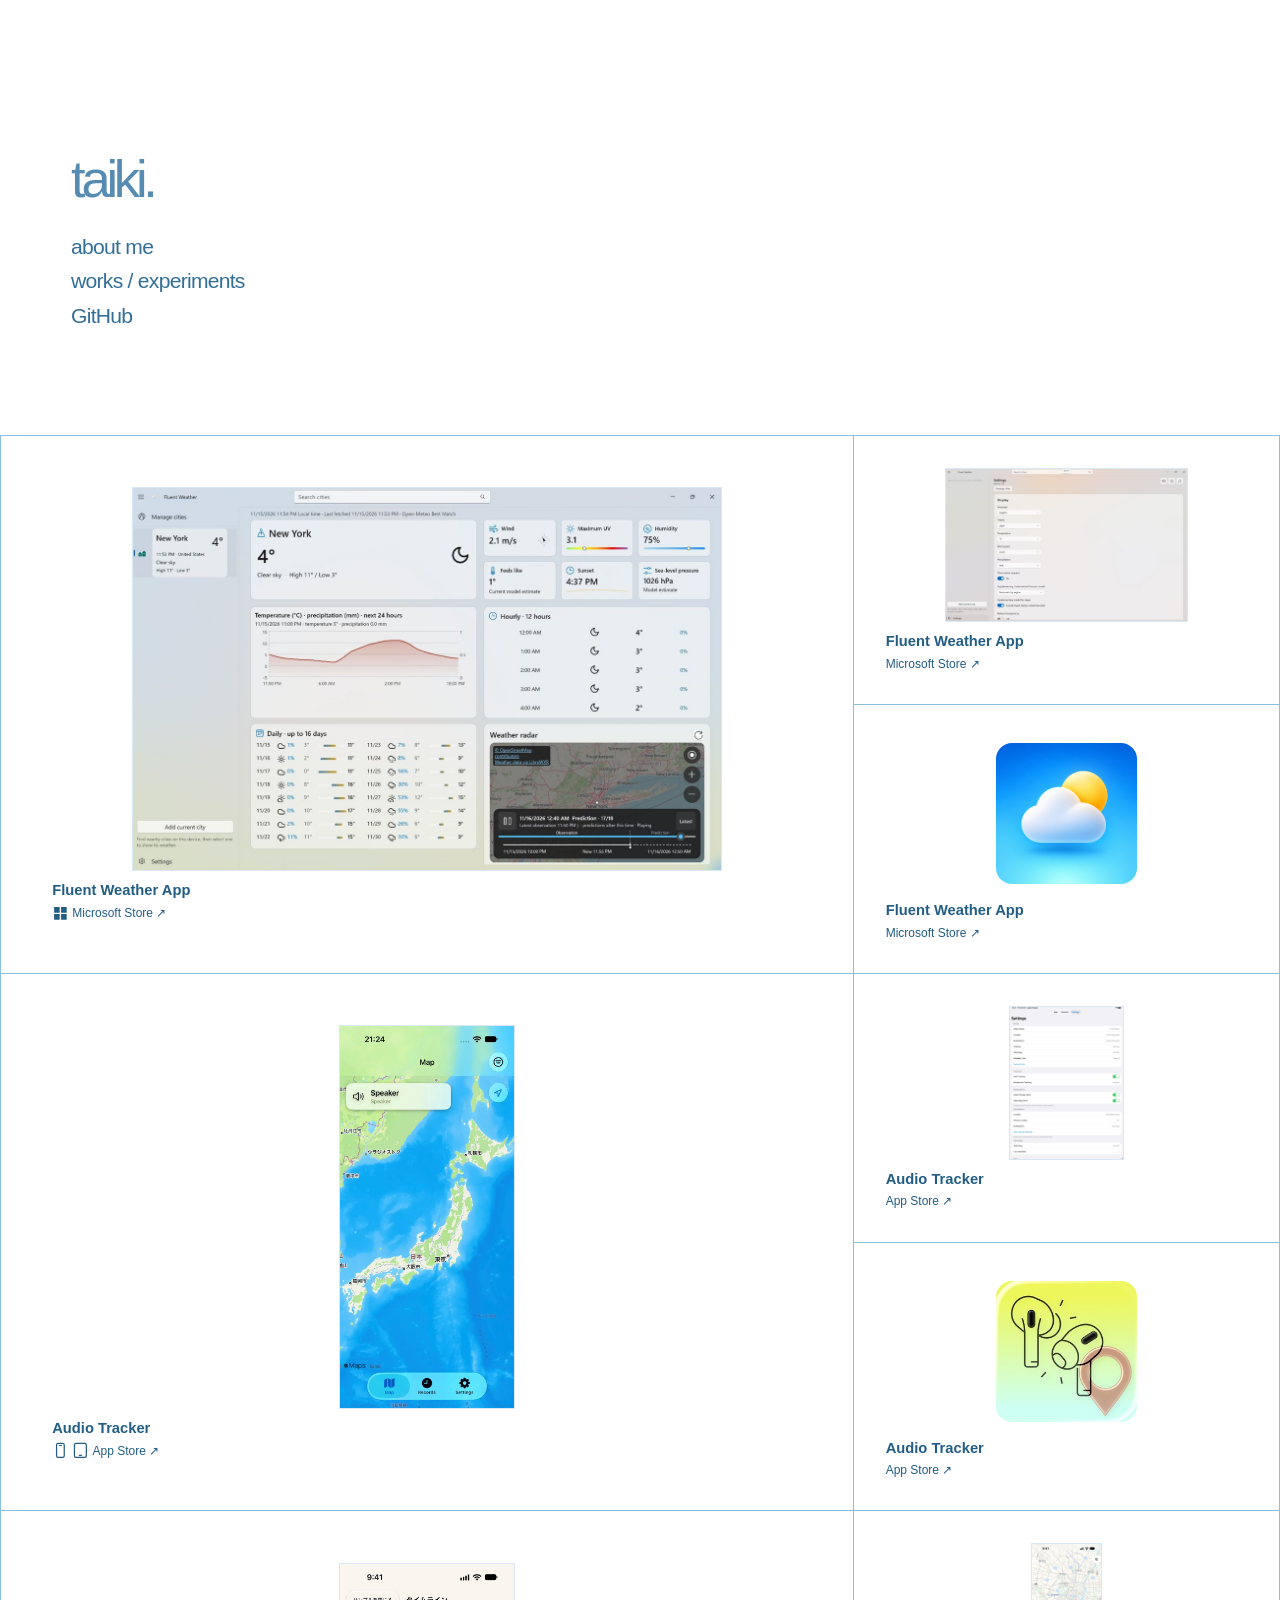
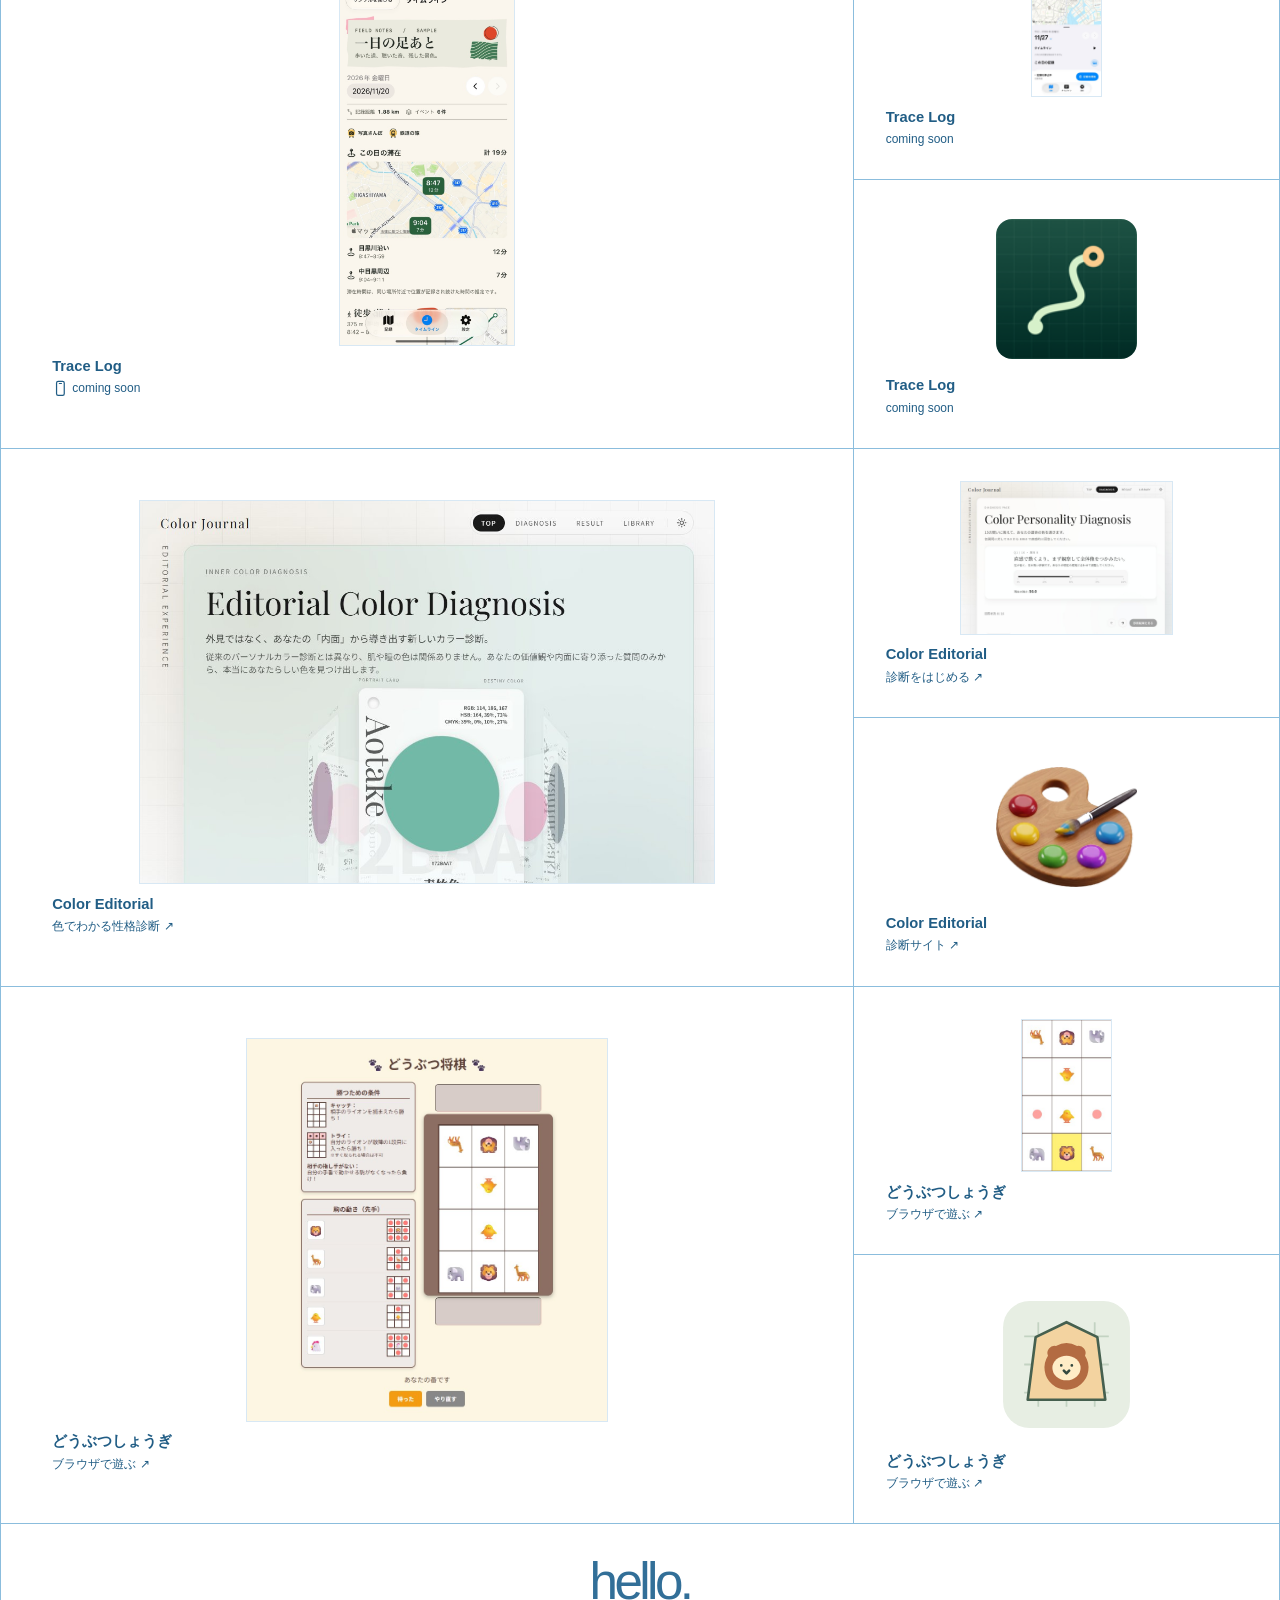
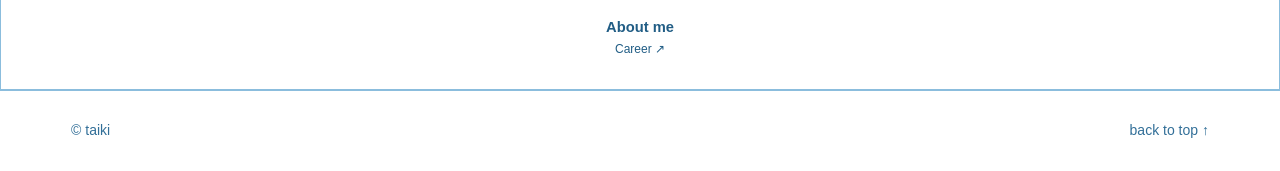
<file: index.html>
<!doctype html>
<html lang="ja">
<head>
<meta charset="utf-8">
<meta name="viewport" content="width=device-width, initial-scale=1">
<meta name="description" content="taiki — a collection of personal projects.">
<meta name="theme-color" content="#ffffff">
<title>taiki — personal portfolio</title>
<link rel="stylesheet" href="./styles.css">
<script src="./tile-motion.js" defer></script>
</head>
<body>
  <a class="skip" href="#works">作品一覧へ移動</a>
  <header class="identity" id="top">
    <div class="identity-inner">
      <h1 class="wordmark"><a href="#top" lang="en">taiki.</a></h1>
      <nav class="nav" aria-label="メインナビゲーション">
        <a href="./about.html" lang="en">about me</a>
        <a href="#works" lang="en">works / experiments</a>
        <a href="https://github.com/O-kagami" lang="en">GitHub</a>
      </nav>
    </div>
  </header>

  <main id="works" tabindex="-1">
    <svg class="icon-library" width="0" height="0" aria-hidden="true">
      <symbol id="icon-windows" viewBox="0 0 24 24">
        <path fill="currentColor" d="M3 3h8v8H3zm10 0h8v8h-8zM3 13h8v8H3zm10 0h8v8h-8z"/>
      </symbol>
      <symbol id="icon-iphone" viewBox="0 0 24 24" fill="none" stroke="currentColor" stroke-width="1.75" stroke-linecap="round">
        <rect x="6.5" y="2" width="11" height="20" rx="2.25"/>
        <path d="M10.5 5h3"/>
      </symbol>
      <symbol id="icon-ipad" viewBox="0 0 24 24" fill="none" stroke="currentColor" stroke-width="1.75" stroke-linecap="round">
        <rect x="3.5" y="2" width="17" height="20" rx="2.25"/>
        <path d="M10.5 19h3"/>
      </symbol>
    </svg>

    <section class="wall" aria-label="作品ギャラリー">
      <div class="project-tiles" id="weather" role="group" aria-label="Fluent Weather App">
        <div class="tile tile--large">
          <a class="tile-face" href="https://apps.microsoft.com/detail/9mz2vc02xdx9?hl=ja-JP&amp;gl=JP">
            <span class="tile-media">
              <img class="tile-art" src="./assets/fluent-weather.jpg" width="1200" height="780"
                   alt="天気予報、気温の推移、雨雲レーダーを表示する画面">
            </span>
            <span class="tile-label" lang="en">
              <strong>Fluent Weather App</strong>
              <span class="tile-meta">
                <svg role="img" aria-label="Windows"><use href="#icon-windows"/></svg>
                Microsoft Store <span aria-hidden="true">↗</span>
              </span>
            </span>
          </a>
        </div>
        <div class="tile">
          <a class="tile-face" href="https://apps.microsoft.com/detail/9mz2vc02xdx9?hl=ja-JP&amp;gl=JP">
            <span class="tile-media">
              <img class="tile-art" src="./assets/fluent-weather-settings.jpg" width="1000" height="633" loading="lazy"
                   alt="表示言語やテーマ、天気の単位を選べる設定画面">
            </span>
            <span class="tile-label" lang="en">
              <strong>Fluent Weather App</strong><span class="tile-meta">Microsoft Store <span aria-hidden="true">↗</span></span>
            </span>
          </a>
        </div>
        <div class="tile tile--mark">
          <a class="tile-face" href="https://apps.microsoft.com/detail/9mz2vc02xdx9?hl=ja-JP&amp;gl=JP">
            <span class="tile-media">
              <img class="tile-art" src="./assets/fluent-weather-icon.png" width="300" height="300" alt="Fluent Weather Appのアイコン" loading="lazy">
            </span>
            <span class="tile-label" lang="en">
              <strong>Fluent Weather App</strong><span class="tile-meta">Microsoft Store <span aria-hidden="true">↗</span></span>
            </span>
          </a>
        </div>
      </div>

      <div class="project-tiles" id="audio" role="group" aria-label="Audio Tracker">
        <div class="tile tile--large">
          <a class="tile-face" href="https://apps.apple.com/jp/app/audio-tracker/id6833750273">
            <span class="tile-media">
              <img class="tile-art" src="./assets/audio-tracker.webp" width="640" height="1391" loading="lazy"
                   alt="iPhoneで地図と現在の音声出力先を表示する画面">
            </span>
            <span class="tile-label" lang="en">
              <strong>Audio Tracker</strong>
              <span class="tile-meta">
                <svg role="img" aria-label="iPhone"><use href="#icon-iphone"/></svg>
                <svg role="img" aria-label="iPad"><use href="#icon-ipad"/></svg>
                App Store <span aria-hidden="true">↗</span>
              </span>
            </span>
          </a>
        </div>
        <div class="tile">
          <a class="tile-face" href="https://apps.apple.com/jp/app/audio-tracker/id6833750273">
            <span class="tile-media">
              <img class="tile-art" src="./assets/audio-tracker-ipad.webp" width="960" height="1280" loading="lazy"
                   alt="iPadで自動記録、通知、権限を確認する設定画面">
            </span>
            <span class="tile-label" lang="en">
              <strong>Audio Tracker</strong><span class="tile-meta">App Store <span aria-hidden="true">↗</span></span>
            </span>
          </a>
        </div>
        <div class="tile tile--mark">
          <a class="tile-face" href="https://apps.apple.com/jp/app/audio-tracker/id6833750273">
            <span class="tile-media">
              <img class="tile-art" src="./assets/audio-tracker-icon.jpg" width="256" height="256" alt="Audio Trackerのアイコン" loading="lazy">
            </span>
            <span class="tile-label" lang="en">
              <strong>Audio Tracker</strong><span class="tile-meta">App Store <span aria-hidden="true">↗</span></span>
            </span>
          </a>
        </div>
      </div>

      <div class="project-tiles" id="trace" role="group" aria-label="Trace Log">
        <div class="tile tile--large">
          <div class="tile-face">
            <span class="tile-media">
              <img class="tile-art" src="./assets/trace-log.jpg" width="640" height="1391" loading="lazy"
                   alt="移動や滞在を地図と一覧で振り返るサンプルタイムライン">
            </span>
            <span class="tile-label" lang="en">
              <strong>Trace Log</strong>
              <span class="tile-meta">
                <svg role="img" aria-label="iPhone"><use href="#icon-iphone"/></svg>
                coming soon
              </span>
            </span>
          </div>
        </div>
        <div class="tile">
          <div class="tile-face">
            <span class="tile-media">
              <img class="tile-art" src="./assets/trace-log-record.jpg" width="640" height="1391" loading="lazy"
                   alt="移動の記録を始める画面">
            </span>
            <span class="tile-label" lang="en"><strong>Trace Log</strong><span class="tile-meta">coming soon</span></span>
          </div>
        </div>
        <div class="tile tile--mark">
          <div class="tile-face">
            <span class="tile-media">
              <img class="tile-art" src="./assets/trace-log-icon.png" width="120" height="120" alt="Trace Logのアイコン" loading="lazy">
            </span>
            <span class="tile-label" lang="en"><strong>Trace Log</strong><span class="tile-meta">coming soon</span></span>
          </div>
        </div>
      </div>

      <div class="project-tiles" id="color" role="group" aria-label="Color Editorial">
        <div class="tile tile--large">
          <a class="tile-face" href="https://my-color-app-inky.vercel.app/">
            <span class="tile-media">
              <img class="tile-art" src="./assets/color-editorial.jpg" width="1080" height="720" loading="lazy"
                   alt="さまざまな色のカードが並ぶ性格診断サイトのトップ画面">
            </span>
            <span class="tile-label">
              <strong lang="en">Color Editorial</strong><span class="tile-meta">色でわかる性格診断 <span aria-hidden="true">↗</span></span>
            </span>
          </a>
        </div>
        <div class="tile">
          <a class="tile-face" href="https://my-color-app-inky.vercel.app/diagnosis">
            <span class="tile-media">
              <img class="tile-art" src="./assets/color-diagnosis.jpg" width="1080" height="780" loading="lazy"
                   alt="質問ごとにスライダーで回答を選ぶ色の性格診断画面">
            </span>
            <span class="tile-label">
              <strong lang="en">Color Editorial</strong><span class="tile-meta">診断をはじめる <span aria-hidden="true">↗</span></span>
            </span>
          </a>
        </div>
        <div class="tile tile--mark">
          <a class="tile-face" href="https://my-color-app-inky.vercel.app/">
            <span class="tile-media">
              <img class="tile-art" src="./assets/color-editorial-icon.webp" width="288" height="245" alt="絵の具のパレットのアイコン" loading="lazy">
            </span>
            <span class="tile-label">
              <strong lang="en">Color Editorial</strong><span class="tile-meta">診断サイト <span aria-hidden="true">↗</span></span>
            </span>
          </a>
        </div>
      </div>

      <div class="project-tiles" id="dobutsu" role="group" aria-label="どうぶつしょうぎ">
        <div class="tile tile--large">
          <a class="tile-face" href="https://dobutsushogi.onrender.com/">
            <span class="tile-media">
              <img class="tile-art" src="./assets/dobutsu-board.jpg" width="880" height="935" loading="lazy"
                   alt="ブラウザ版どうぶつしょうぎの初期盤面と、勝利条件・駒の動きの説明">
            </span>
            <span class="tile-label">
              <strong>どうぶつしょうぎ</strong><span class="tile-meta">ブラウザで遊ぶ <span aria-hidden="true">↗</span></span>
            </span>
          </a>
        </div>
        <div class="tile">
          <a class="tile-face" href="https://dobutsushogi.onrender.com/">
            <span class="tile-media">
              <img class="tile-art" src="./assets/dobutsu-selection.jpg" width="244" height="412" loading="lazy"
                   alt="ライオンの駒を選択し、移動できるマスが表示された盤面">
            </span>
            <span class="tile-label">
              <strong>どうぶつしょうぎ</strong><span class="tile-meta">ブラウザで遊ぶ <span aria-hidden="true">↗</span></span>
            </span>
          </a>
        </div>
        <div class="tile tile--mark">
          <a class="tile-face" href="https://dobutsushogi.onrender.com/">
            <span class="tile-media">
              <img class="tile-art" src="./assets/dobutsu-mark.svg" width="160" height="160" alt="ライオンの駒をモチーフにしたマーク" loading="lazy">
            </span>
            <span class="tile-label">
              <strong>どうぶつしょうぎ</strong><span class="tile-meta">ブラウザで遊ぶ <span aria-hidden="true">↗</span></span>
            </span>
          </a>
        </div>
      </div>

      <div class="tile tile--about">
        <a class="tile-face" href="./about.html" lang="en">
          <span class="word-art" aria-hidden="true">hello.</span>
          <span class="tile-label"><strong>About me</strong><span class="tile-meta">Career <span aria-hidden="true">↗</span></span></span>
        </a>
      </div>
    </section>
  </main>
  <footer><span lang="en">© taiki</span><a href="#top" lang="en">back to top ↑</a></footer>
</body>
</html>
</file>
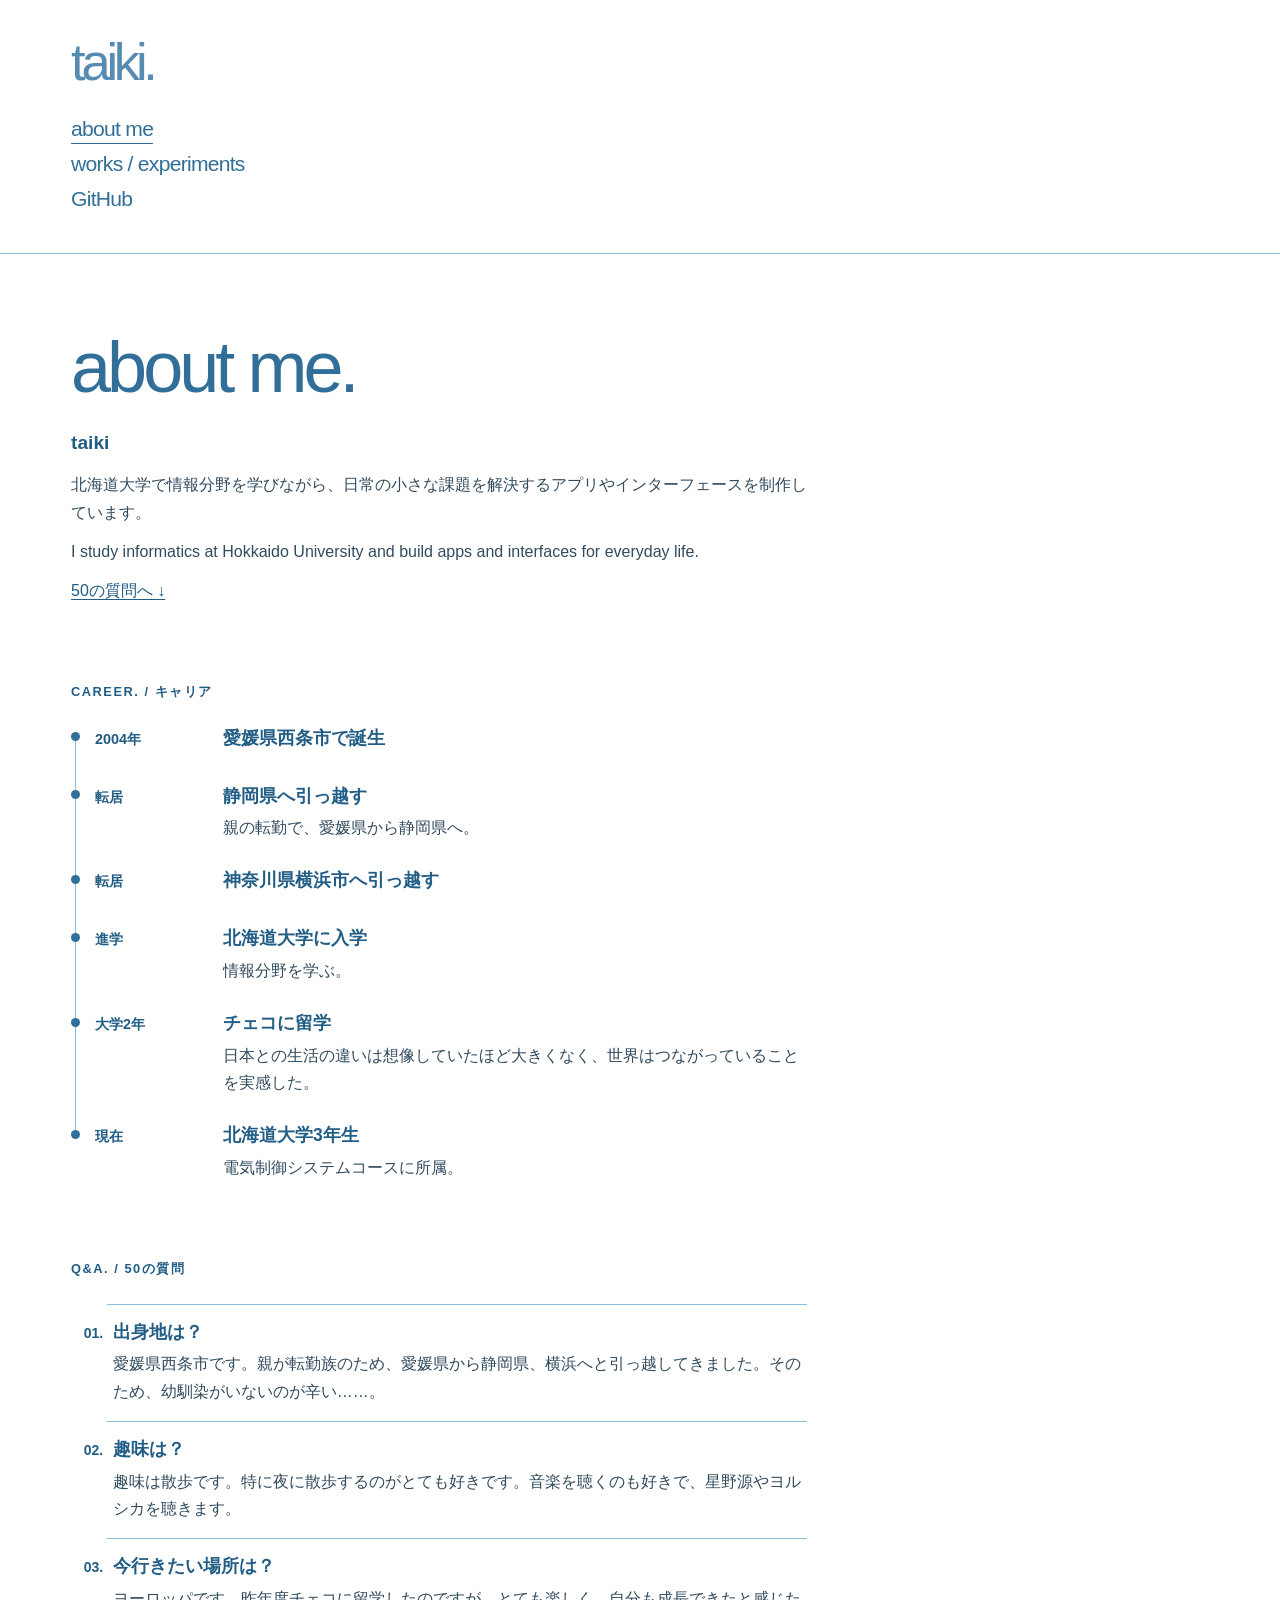
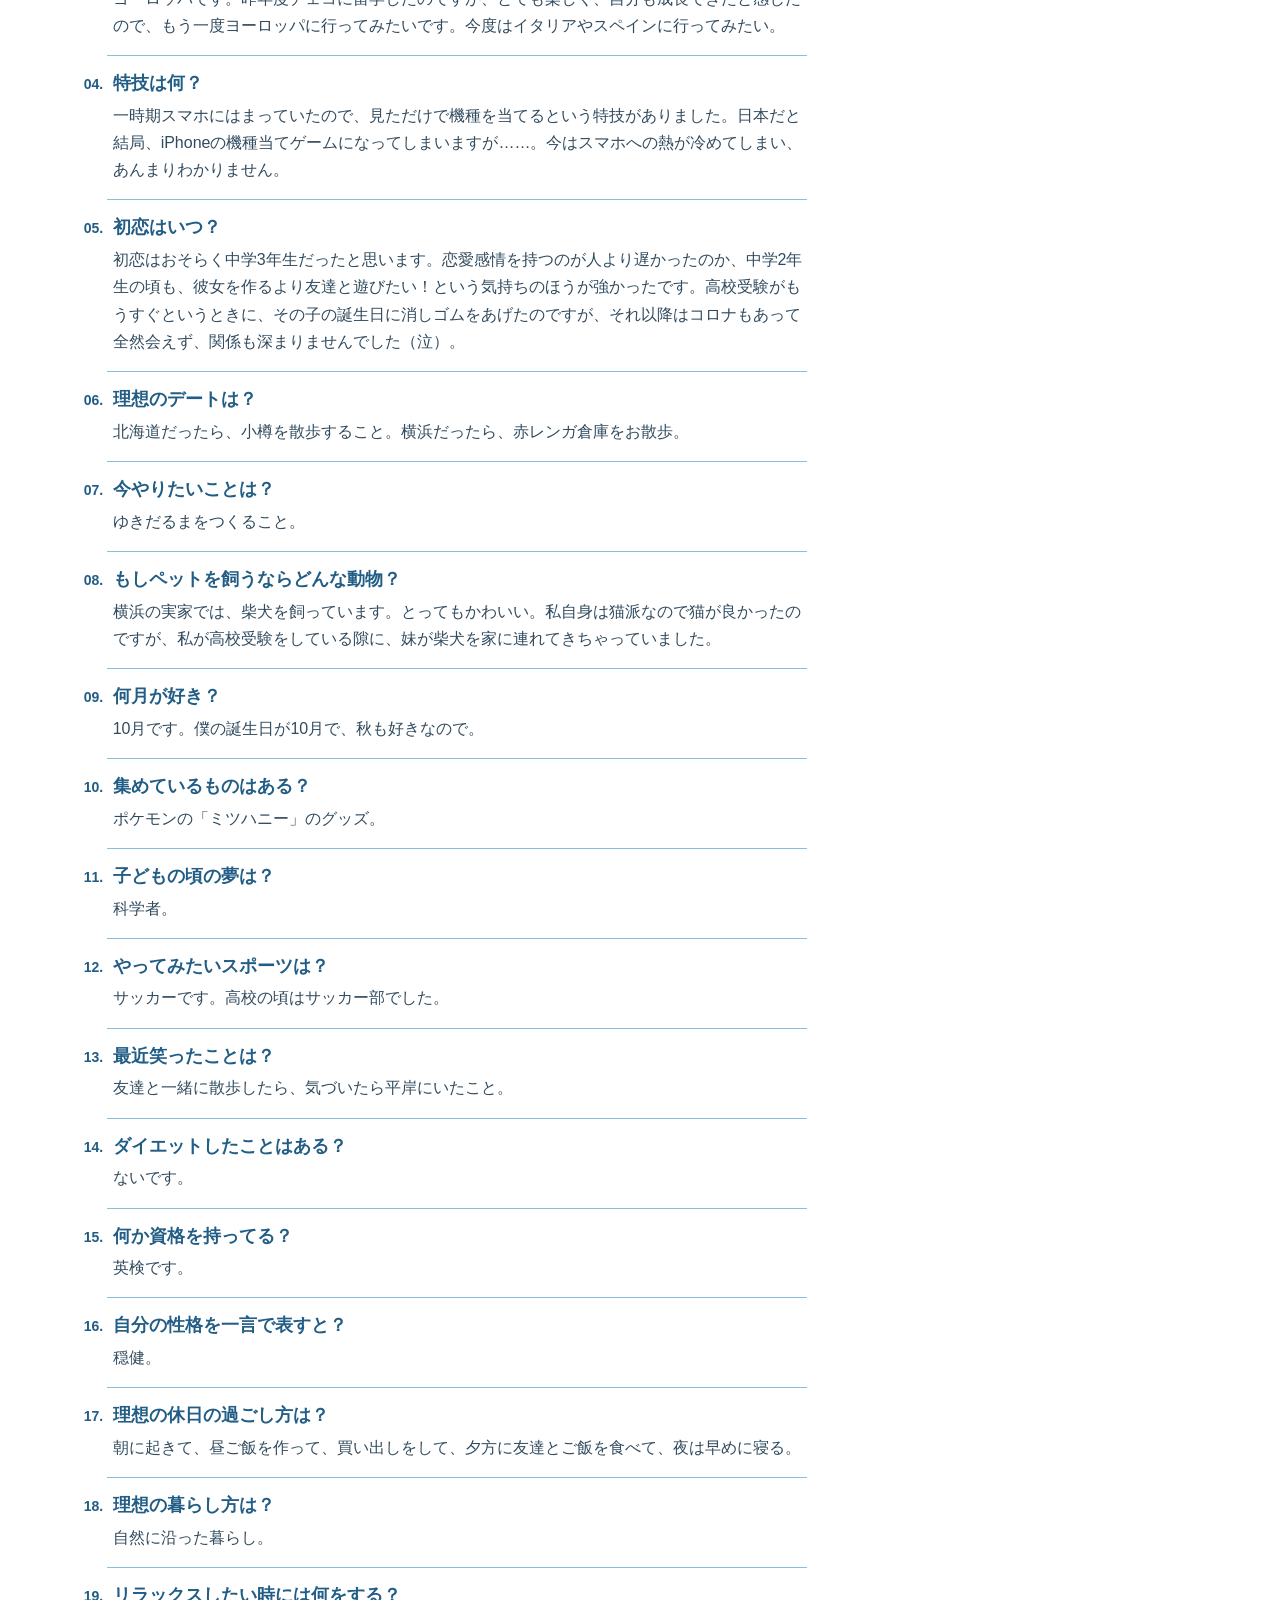
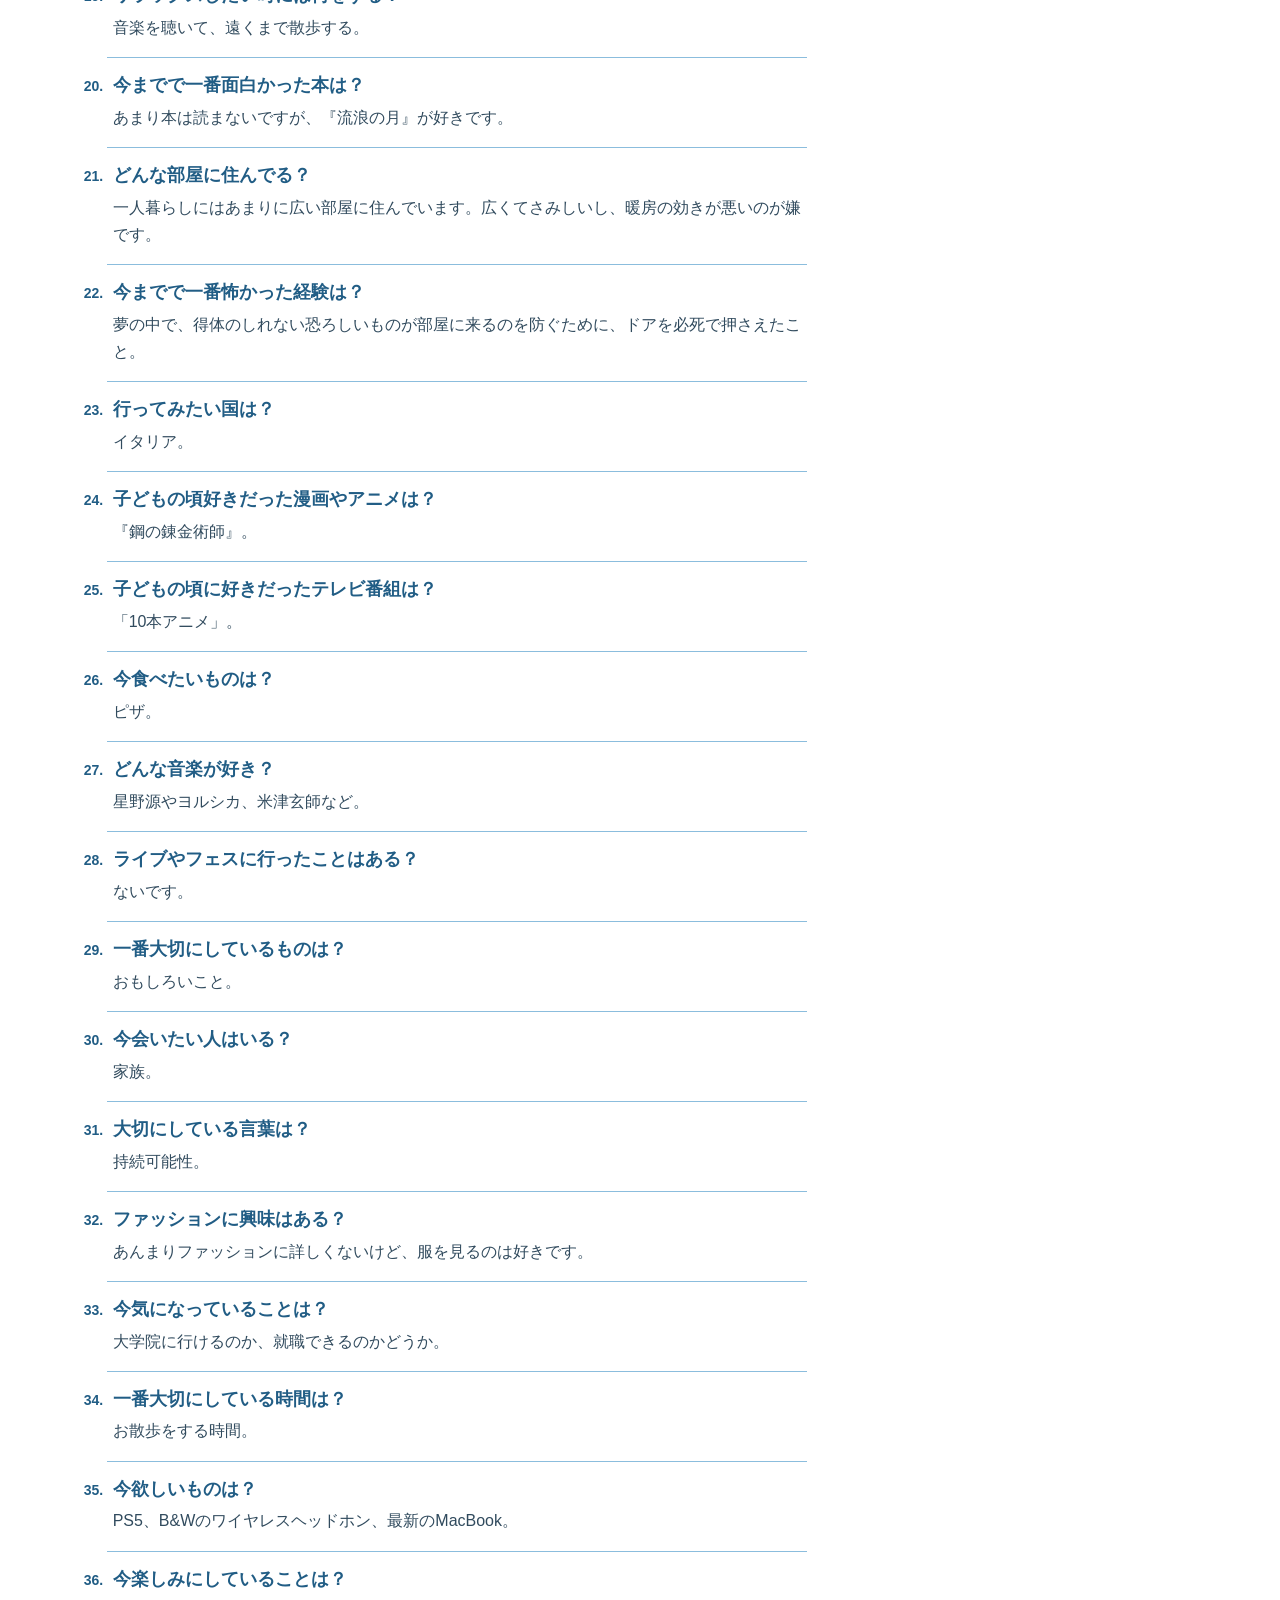
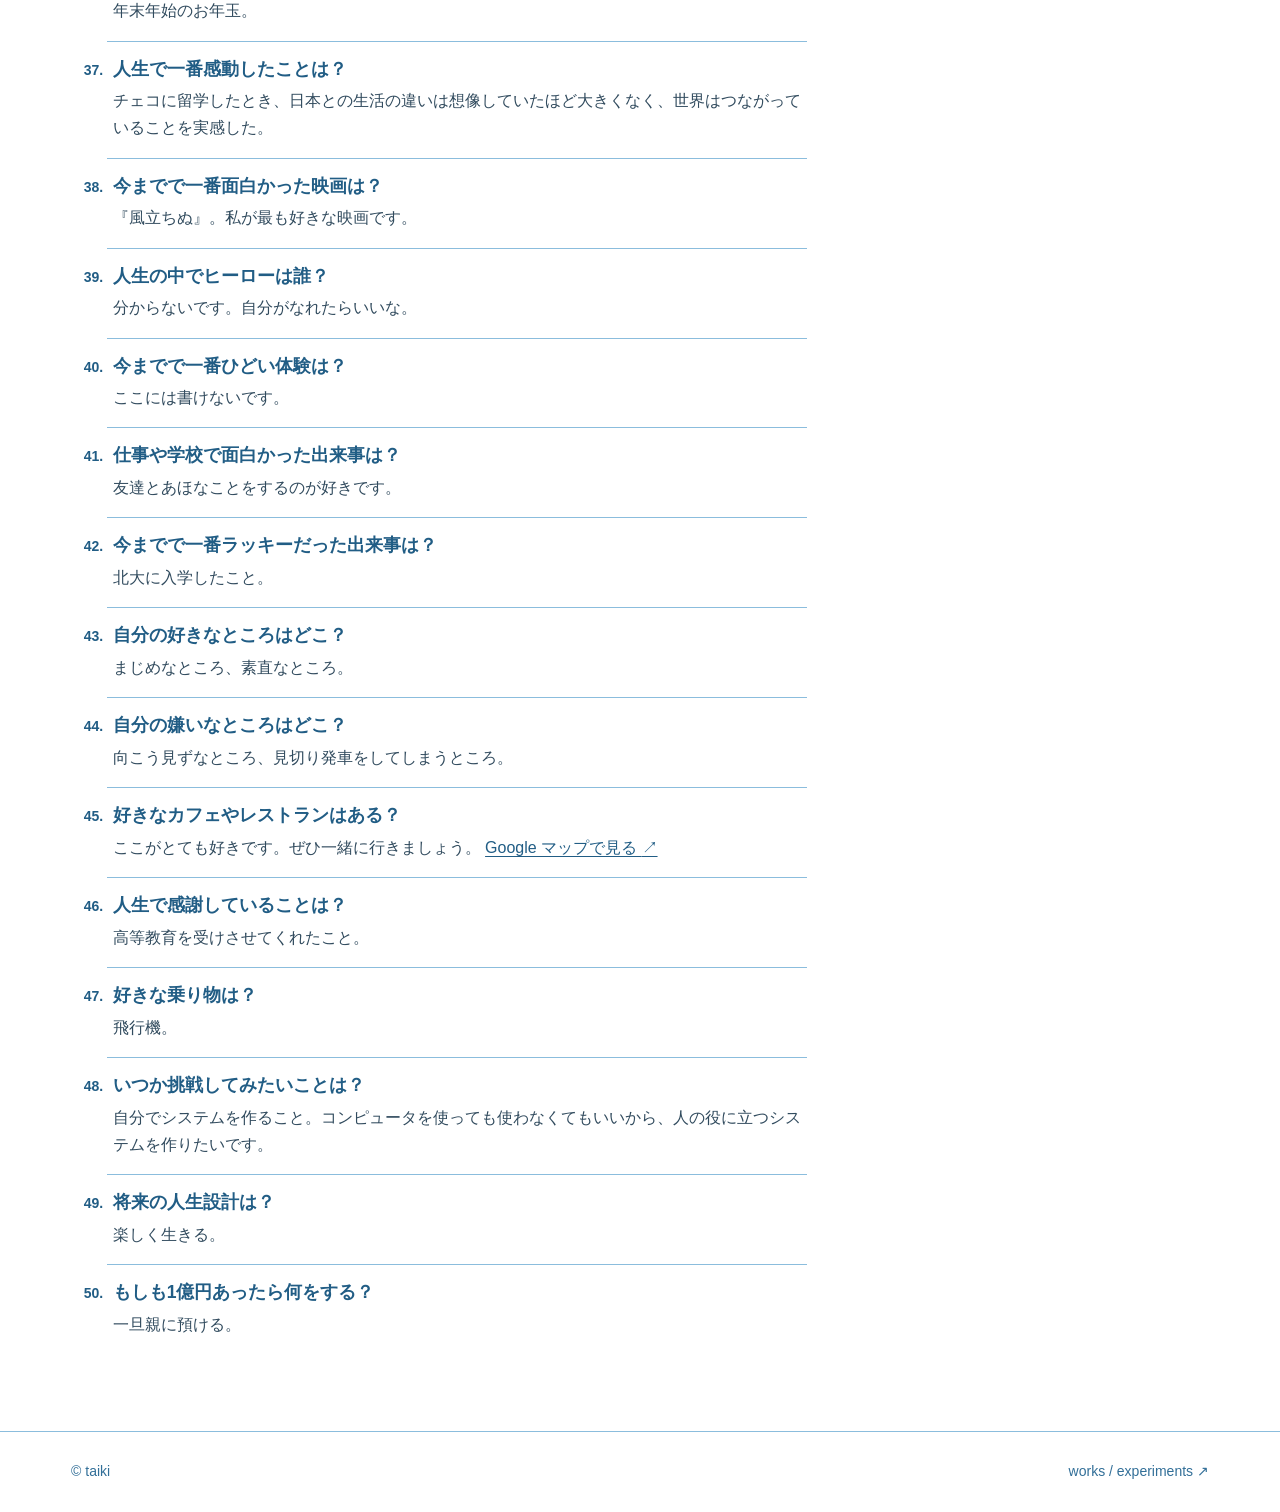
<file: about.html>
<!doctype html>
<html lang="ja">
<head>
<meta charset="utf-8">
<meta name="viewport" content="width=device-width, initial-scale=1">
<meta name="description" content="taikiのプロフィール">
<meta name="theme-color" content="#ffffff">
<title>about me — taiki</title>
<link rel="stylesheet" href="./styles.css">
</head>
<body>
  <a class="skip" href="#about">プロフィールへ移動</a>
  <header class="identity identity--compact" id="top">
    <div class="identity-inner">
      <a class="wordmark" href="./index.html" lang="en">taiki.</a>
      <nav class="nav" aria-label="メインナビゲーション">
        <a href="./about.html" aria-current="page" lang="en">about me</a>
        <a href="./index.html#works" lang="en">works / experiments</a>
        <a href="https://github.com/O-kagami" lang="en">GitHub</a>
      </nav>
    </div>
  </header>

  <main class="about-page" id="about" tabindex="-1">
    <header class="profile">
      <h1 lang="en">about me.</h1>
      <p class="profile-name" lang="en">taiki</p>
      <p>北海道大学で情報分野を学びながら、日常の小さな課題を解決するアプリやインターフェースを制作しています。</p>
      <p lang="en">I study informatics at Hokkaido University and build apps and interfaces for everyday life.</p>
      <p><a class="text-link" href="#questions">50の質問へ ↓</a></p>
    </header>

    <section class="career" id="career" aria-labelledby="career-title">
      <h2 class="section-label" id="career-title"><span lang="en">career.</span> / キャリア</h2>
      <ol class="timeline" role="list">
        <li>
          <time class="timeline-date" datetime="2004">2004年</time>
          <div><h3>愛媛県西条市で誕生</h3></div>
        </li>
        <li>
          <span class="timeline-date">転居</span>
          <div>
            <h3>静岡県へ引っ越す</h3>
            <p>親の転勤で、愛媛県から静岡県へ。</p>
          </div>
        </li>
        <li>
          <span class="timeline-date">転居</span>
          <div><h3>神奈川県横浜市へ引っ越す</h3></div>
        </li>
        <li>
          <span class="timeline-date">進学</span>
          <div>
            <h3>北海道大学に入学</h3>
            <p>情報分野を学ぶ。</p>
          </div>
        </li>
        <li>
          <span class="timeline-date">大学2年</span>
          <div>
            <h3>チェコに留学</h3>
            <p>日本との生活の違いは想像していたほど大きくなく、世界はつながっていることを実感した。</p>
          </div>
        </li>
        <li>
          <span class="timeline-date">現在</span>
          <div>
            <h3>北海道大学3年生</h3>
            <p>電気制御システムコースに所属。</p>
          </div>
        </li>
      </ol>
    </section>

    <section class="questions" id="questions" aria-labelledby="questions-title" tabindex="-1">
      <h2 class="section-label" id="questions-title"><span lang="en">Q&A.</span> / 50の質問</h2>
      <ol class="question-list">
        <li>
          <h3>出身地は？</h3>
          <p>愛媛県西条市です。親が転勤族のため、愛媛県から静岡県、横浜へと引っ越してきました。そのため、幼馴染がいないのが辛い……。</p>
        </li>
        <li>
          <h3>趣味は？</h3>
          <p>趣味は散歩です。特に夜に散歩するのがとても好きです。音楽を聴くのも好きで、星野源やヨルシカを聴きます。</p>
        </li>
        <li>
          <h3>今行きたい場所は？</h3>
          <p>ヨーロッパです。昨年度チェコに留学したのですが、とても楽しく、自分も成長できたと感じたので、もう一度ヨーロッパに行ってみたいです。今度はイタリアやスペインに行ってみたい。</p>
        </li>
        <li>
          <h3>特技は何？</h3>
          <p>一時期スマホにはまっていたので、見ただけで機種を当てるという特技がありました。日本だと結局、iPhoneの機種当てゲームになってしまいますが……。今はスマホへの熱が冷めてしまい、あんまりわかりません。</p>
        </li>
        <li>
          <h3>初恋はいつ？</h3>
          <p>初恋はおそらく中学3年生だったと思います。恋愛感情を持つのが人より遅かったのか、中学2年生の頃も、彼女を作るより友達と遊びたい！という気持ちのほうが強かったです。高校受験がもうすぐというときに、その子の誕生日に消しゴムをあげたのですが、それ以降はコロナもあって全然会えず、関係も深まりませんでした（泣）。</p>
        </li>
        <li>
          <h3>理想のデートは？</h3>
          <p>北海道だったら、小樽を散歩すること。横浜だったら、赤レンガ倉庫をお散歩。</p>
        </li>
        <li>
          <h3>今やりたいことは？</h3>
          <p>ゆきだるまをつくること。</p>
        </li>
        <li>
          <h3>もしペットを飼うならどんな動物？</h3>
          <p>横浜の実家では、柴犬を飼っています。とってもかわいい。私自身は猫派なので猫が良かったのですが、私が高校受験をしている隙に、妹が柴犬を家に連れてきちゃっていました。</p>
        </li>
        <li>
          <h3>何月が好き？</h3>
          <p>10月です。僕の誕生日が10月で、秋も好きなので。</p>
        </li>
        <li>
          <h3>集めているものはある？</h3>
          <p>ポケモンの「ミツハニー」のグッズ。</p>
        </li>
        <li>
          <h3>子どもの頃の夢は？</h3>
          <p>科学者。</p>
        </li>
        <li>
          <h3>やってみたいスポーツは？</h3>
          <p>サッカーです。高校の頃はサッカー部でした。</p>
        </li>
        <li>
          <h3>最近笑ったことは？</h3>
          <p>友達と一緒に散歩したら、気づいたら平岸にいたこと。</p>
        </li>
        <li>
          <h3>ダイエットしたことはある？</h3>
          <p>ないです。</p>
        </li>
        <li>
          <h3>何か資格を持ってる？</h3>
          <p>英検です。</p>
        </li>
        <li>
          <h3>自分の性格を一言で表すと？</h3>
          <p>穏健。</p>
        </li>
        <li>
          <h3>理想の休日の過ごし方は？</h3>
          <p>朝に起きて、昼ご飯を作って、買い出しをして、夕方に友達とご飯を食べて、夜は早めに寝る。</p>
        </li>
        <li>
          <h3>理想の暮らし方は？</h3>
          <p>自然に沿った暮らし。</p>
        </li>
        <li>
          <h3>リラックスしたい時には何をする？</h3>
          <p>音楽を聴いて、遠くまで散歩する。</p>
        </li>
        <li>
          <h3>今までで一番面白かった本は？</h3>
          <p>あまり本は読まないですが、『流浪の月』が好きです。</p>
        </li>
        <li>
          <h3>どんな部屋に住んでる？</h3>
          <p>一人暮らしにはあまりに広い部屋に住んでいます。広くてさみしいし、暖房の効きが悪いのが嫌です。</p>
        </li>
        <li>
          <h3>今までで一番怖かった経験は？</h3>
          <p>夢の中で、得体のしれない恐ろしいものが部屋に来るのを防ぐために、ドアを必死で押さえたこと。</p>
        </li>
        <li>
          <h3>行ってみたい国は？</h3>
          <p>イタリア。</p>
        </li>
        <li>
          <h3>子どもの頃好きだった漫画やアニメは？</h3>
          <p>『鋼の錬金術師』。</p>
        </li>
        <li>
          <h3>子どもの頃に好きだったテレビ番組は？</h3>
          <p>「10本アニメ」。</p>
        </li>
        <li>
          <h3>今食べたいものは？</h3>
          <p>ピザ。</p>
        </li>
        <li>
          <h3>どんな音楽が好き？</h3>
          <p>星野源やヨルシカ、米津玄師など。</p>
        </li>
        <li>
          <h3>ライブやフェスに行ったことはある？</h3>
          <p>ないです。</p>
        </li>
        <li>
          <h3>一番大切にしているものは？</h3>
          <p>おもしろいこと。</p>
        </li>
        <li>
          <h3>今会いたい人はいる？</h3>
          <p>家族。</p>
        </li>
        <li>
          <h3>大切にしている言葉は？</h3>
          <p>持続可能性。</p>
        </li>
        <li>
          <h3>ファッションに興味はある？</h3>
          <p>あんまりファッションに詳しくないけど、服を見るのは好きです。</p>
        </li>
        <li>
          <h3>今気になっていることは？</h3>
          <p>大学院に行けるのか、就職できるのかどうか。</p>
        </li>
        <li>
          <h3>一番大切にしている時間は？</h3>
          <p>お散歩をする時間。</p>
        </li>
        <li>
          <h3>今欲しいものは？</h3>
          <p>PS5、B&Wのワイヤレスヘッドホン、最新のMacBook。</p>
        </li>
        <li>
          <h3>今楽しみにしていることは？</h3>
          <p>年末年始のお年玉。</p>
        </li>
        <li>
          <h3>人生で一番感動したことは？</h3>
          <p>チェコに留学したとき、日本との生活の違いは想像していたほど大きくなく、世界はつながっていることを実感した。</p>
        </li>
        <li>
          <h3>今までで一番面白かった映画は？</h3>
          <p>『風立ちぬ』。私が最も好きな映画です。</p>
        </li>
        <li>
          <h3>人生の中でヒーローは誰？</h3>
          <p>分からないです。自分がなれたらいいな。</p>
        </li>
        <li>
          <h3>今までで一番ひどい体験は？</h3>
          <p>ここには書けないです。</p>
        </li>
        <li>
          <h3>仕事や学校で面白かった出来事は？</h3>
          <p>友達とあほなことをするのが好きです。</p>
        </li>
        <li>
          <h3>今までで一番ラッキーだった出来事は？</h3>
          <p>北大に入学したこと。</p>
        </li>
        <li>
          <h3>自分の好きなところはどこ？</h3>
          <p>まじめなところ、素直なところ。</p>
        </li>
        <li>
          <h3>自分の嫌いなところはどこ？</h3>
          <p>向こう見ずなところ、見切り発車をしてしまうところ。</p>
        </li>
        <li>
          <h3>好きなカフェやレストランはある？</h3>
          <p>ここがとても好きです。ぜひ一緒に行きましょう。 <a class="text-link" href="https://maps.app.goo.gl/kyu1hyfXR3nSvC8cA">Google マップで見る <span aria-hidden="true">↗</span></a></p>
        </li>
        <li>
          <h3>人生で感謝していることは？</h3>
          <p>高等教育を受けさせてくれたこと。</p>
        </li>
        <li>
          <h3>好きな乗り物は？</h3>
          <p>飛行機。</p>
        </li>
        <li>
          <h3>いつか挑戦してみたいことは？</h3>
          <p>自分でシステムを作ること。コンピュータを使っても使わなくてもいいから、人の役に立つシステムを作りたいです。</p>
        </li>
        <li>
          <h3>将来の人生設計は？</h3>
          <p>楽しく生きる。</p>
        </li>
        <li>
          <h3>もしも1億円あったら何をする？</h3>
          <p>一旦親に預ける。</p>
        </li>
      </ol>
    </section>
  </main>
  <footer><span lang="en">© taiki</span><a href="./index.html#works" lang="en">works / experiments ↗</a></footer>
</body>
</html>
</file>
<file: styles.css>
:root {
  --ink: #326f98;
  --rule: #8bbddd;
  --focus: #215d85;
  --hover: #153e59;
  --tint: #e3eff8;
  --paper: #fff;
  --body: #314b5e;
  --gutter: 5.55vw;
}

* { box-sizing: border-box; }
html { scroll-behavior: smooth; }
body {
  margin: 0;
  background: var(--paper);
  color: var(--body);
  font-family: "Trebuchet MS", Arial, "Hiragino Kaku Gothic ProN", Meiryo, sans-serif;
  line-height: 1.7;
}
a { color: inherit; text-decoration: none; text-underline-offset: .18em; }
a:hover, a[aria-current="page"] { text-decoration: underline; }
a:hover, a:focus-visible { color: var(--hover); }
a:focus-visible { outline: 2px solid var(--focus); outline-offset: 4px; }
.text-link { color: var(--focus); text-decoration: underline; }
.skip {
  position: absolute;
  inset: 0 auto auto 0;
  z-index: 1;
  background: var(--paper);
  padding: 12px;
  transform: translateY(-120%);
}
.skip:focus { transform: none; outline-offset: -4px; }

.identity {
  min-height: clamp(320px, 34vw, 580px);
  display: flex;
  align-items: center;
  padding: 64px var(--gutter) 52px;
  color: var(--ink);
}
.identity-inner { padding-top: 40px; }
.identity--compact { min-height: 0; padding-block: 36px; }
.identity--compact .identity-inner { padding-top: 0; }
.wordmark {
  display: inline-block;
  margin: 0 0 24px;
  color: #568bb2;
  font-size: clamp(38px, 4.1vw, 66px);
  font-weight: 500;
  letter-spacing: -.08em;
  line-height: 1;
}
.nav {
  display: grid;
  justify-items: start;
  font-size: clamp(19px, 1.65vw, 25px);
  line-height: 1.65;
  letter-spacing: -.035em;
}
.nav a:any-link { position: relative; text-decoration: none; }
.nav a::after {
  content: "";
  position: absolute;
  inset-inline: 0;
  inset-block-end: .16em;
  height: 1px;
  background: currentColor;
  transform: scaleX(0);
  transform-origin: left;
  transition: transform .24s ease;
}
.nav a[aria-current="page"]::after,
.nav a:hover::after,
.nav a:focus-visible::after { transform: scaleX(1); }

.section-label {
  margin: 0;
  color: var(--focus);
  font-size: .8rem;
  font-weight: 700;
  letter-spacing: .12em;
  text-transform: uppercase;
}
.icon-library { position: absolute; }
.wall {
  border-block-start: 1px solid var(--rule);
  border-inline-start: 1px solid var(--rule);
}
.project-tiles {
  display: grid;
  grid-template-columns: minmax(0, 2fr) minmax(0, 1fr);
  grid-auto-rows: min(21vw, 18rem);
  scroll-margin-block-start: 1rem;
}
.tile {
  min-width: 0;
  overflow: clip;
  padding: clamp(.35rem, 1vw, 1rem);
  border-inline-end: 1px solid var(--rule);
  border-block-end: 1px solid var(--rule);
}
.tile--large { grid-row: span 2; }
.tile-face {
  display: grid;
  grid-template: minmax(0, 1fr) auto / minmax(0, 1fr);
  place-items: center;
  gap: .65rem;
  height: 100%;
  padding: clamp(.45rem, 1.5vw, 1.5rem);
  border-radius: .5rem;
  background: var(--paper);
}
.tile--large .tile-face { padding: clamp(.7rem, 3vw, 3.25rem); }
.tile-media {
  display: grid;
  grid-template: minmax(0, 1fr) / minmax(0, 1fr);
  place-items: center;
  place-self: stretch;
}
.tile-art {
  display: block;
  width: auto;
  height: auto;
  max-width: 100%;
  max-height: 100%;
  object-fit: contain;
  outline: 1px solid #d8e8f4;
  outline-offset: -1px;
}
.tile--mark .tile-art {
  width: clamp(4.5rem, 11vw, 9rem);
  border-radius: 1rem;
  outline: none;
}
:where(.project-tiles:target .tile--large) .tile-face { background: #f4f8fc; }
.tile-face:focus-visible, .tile-face:active {
  background: var(--tint);
  text-decoration: none;
}
.tile-face:focus-visible { outline-offset: -3px; }
.tile-label {
  justify-self: start;
  color: var(--focus);
  font-size: clamp(.75rem, 1.15vw, .95rem);
  line-height: 1.35;
}
.tile-meta {
  display: flex;
  align-items: center;
  flex-wrap: wrap;
  gap: .28em;
  margin-top: .3em;
  font-size: .75rem;
}
.tile-meta svg { width: 1.05rem; height: 1.05rem; }
@media (hover: hover) {
  .tile:hover .tile-face { background: var(--tint); text-decoration: none; }
}
@media (hover: hover) and (pointer: fine) and (prefers-reduced-motion: no-preference) {
  .tile-art {
    pointer-events: none;
    transition: transform .2s ease-out, filter .2s ease-out;
  }
  .tile-media:hover .tile-art {
    transform: perspective(1000px) translateY(-4px)
      rotateX(var(--tilt-x, 4deg)) rotateY(var(--tilt-y, -5deg));
    filter: drop-shadow(0 10px 12px #23486940);
  }
}
.tile--about .tile-face { grid-template-rows: auto auto; }
.tile--about .tile-label { justify-self: center; }
.tile--about .tile-meta { justify-content: center; }
.word-art {
  color: var(--ink);
  font-size: clamp(1.6rem, 4vw, 3.5rem);
  font-weight: 500;
  letter-spacing: -.07em;
  line-height: 1;
}

h3 { color: var(--focus); line-height: 1.35; }

footer {
  display: flex;
  flex-wrap: wrap;
  justify-content: space-between;
  gap: 16px;
  padding: 28px var(--gutter);
  border-block-start: 1px solid var(--rule);
  color: var(--ink);
  font-size: .875rem;
}

.about-page {
  padding: clamp(2.5rem, 6vw, 5.5rem) var(--gutter);
  border-block-start: 1px solid var(--rule);
}
.profile, .career, .questions { max-width: 46rem; }
.profile h1 {
  margin: 0 0 1.5rem;
  color: var(--ink);
  font-size: clamp(2.5rem, 6vw, 4.5rem);
  font-weight: 500;
  letter-spacing: -.055em;
  line-height: 1;
}
.profile p { margin: .75rem 0 0; }
.profile-name { color: var(--focus); font-size: 1.2rem; font-weight: 700; }
.career, .questions {
  margin-top: clamp(2.75rem, 6vw, 5rem);
  scroll-margin-block-start: 1.5rem;
}
.timeline { list-style: none; margin: 1.5rem 0 0; padding: 0; }
.timeline > li {
  position: relative;
  display: grid;
  grid-template-columns: 7rem minmax(0, 1fr);
  gap: .35rem 1rem;
  padding-inline-start: 1.5rem;
}
.timeline > li:not(:last-child) { padding-bottom: 1.75rem; }
.timeline > li:not(:last-child)::after {
  position: absolute;
  inset: .6rem auto -.6rem .25rem;
  width: 1px;
  background: var(--rule);
  content: "";
}
.timeline > li::before {
  position: absolute;
  inset: .35rem auto auto 0;
  z-index: 1;
  width: 9px;
  height: 9px;
  border-radius: 50%;
  background: var(--ink);
  content: "";
}
.timeline-date { color: var(--focus); font-size: .9rem; font-weight: 700; }
.timeline h3, .question-list h3 { margin: 0 0 .375rem; font-size: 1.1rem; }
.timeline p, .question-list p { margin: 0; }

.question-list {
  margin: 1.5rem 0 0;
  padding-inline-start: 2.25rem;
  list-style-type: decimal-leading-zero;
}
.question-list > li {
  border-block-start: 1px solid var(--rule);
  padding: 1rem 0 1rem .35rem;
}
.question-list > li::marker {
  color: var(--focus);
  font-size: .875rem;
  font-weight: 700;
  font-variant-numeric: tabular-nums;
}

@media (max-width: 900px) {
  .project-tiles {
    grid-template-columns: repeat(2, minmax(0, 1fr));
    grid-auto-rows: min(50vw, 22.5rem);
  }
  .tile--large { grid-column: span 2; grid-row: span 1; }
}
@media (max-width: 700px) {
  :root { --gutter: 8.2vw; }
  .identity { min-height: 200px; align-items: flex-start; padding-block: 38px 28px; }
  .identity--compact { min-height: 0; padding-block: 28px; }
  .identity-inner { padding-top: 0; }
  .wordmark { font-size: 37px; margin-bottom: 14px; }
  .nav { font-size: 17px; line-height: 1.5; }
}
@media (max-width: 480px) {
  .timeline > li { grid-template-columns: minmax(0, 1fr); }
}
@media (prefers-reduced-motion: reduce) {
  html { scroll-behavior: auto; }
  .nav a::after { transition: none; }
}
</file>
